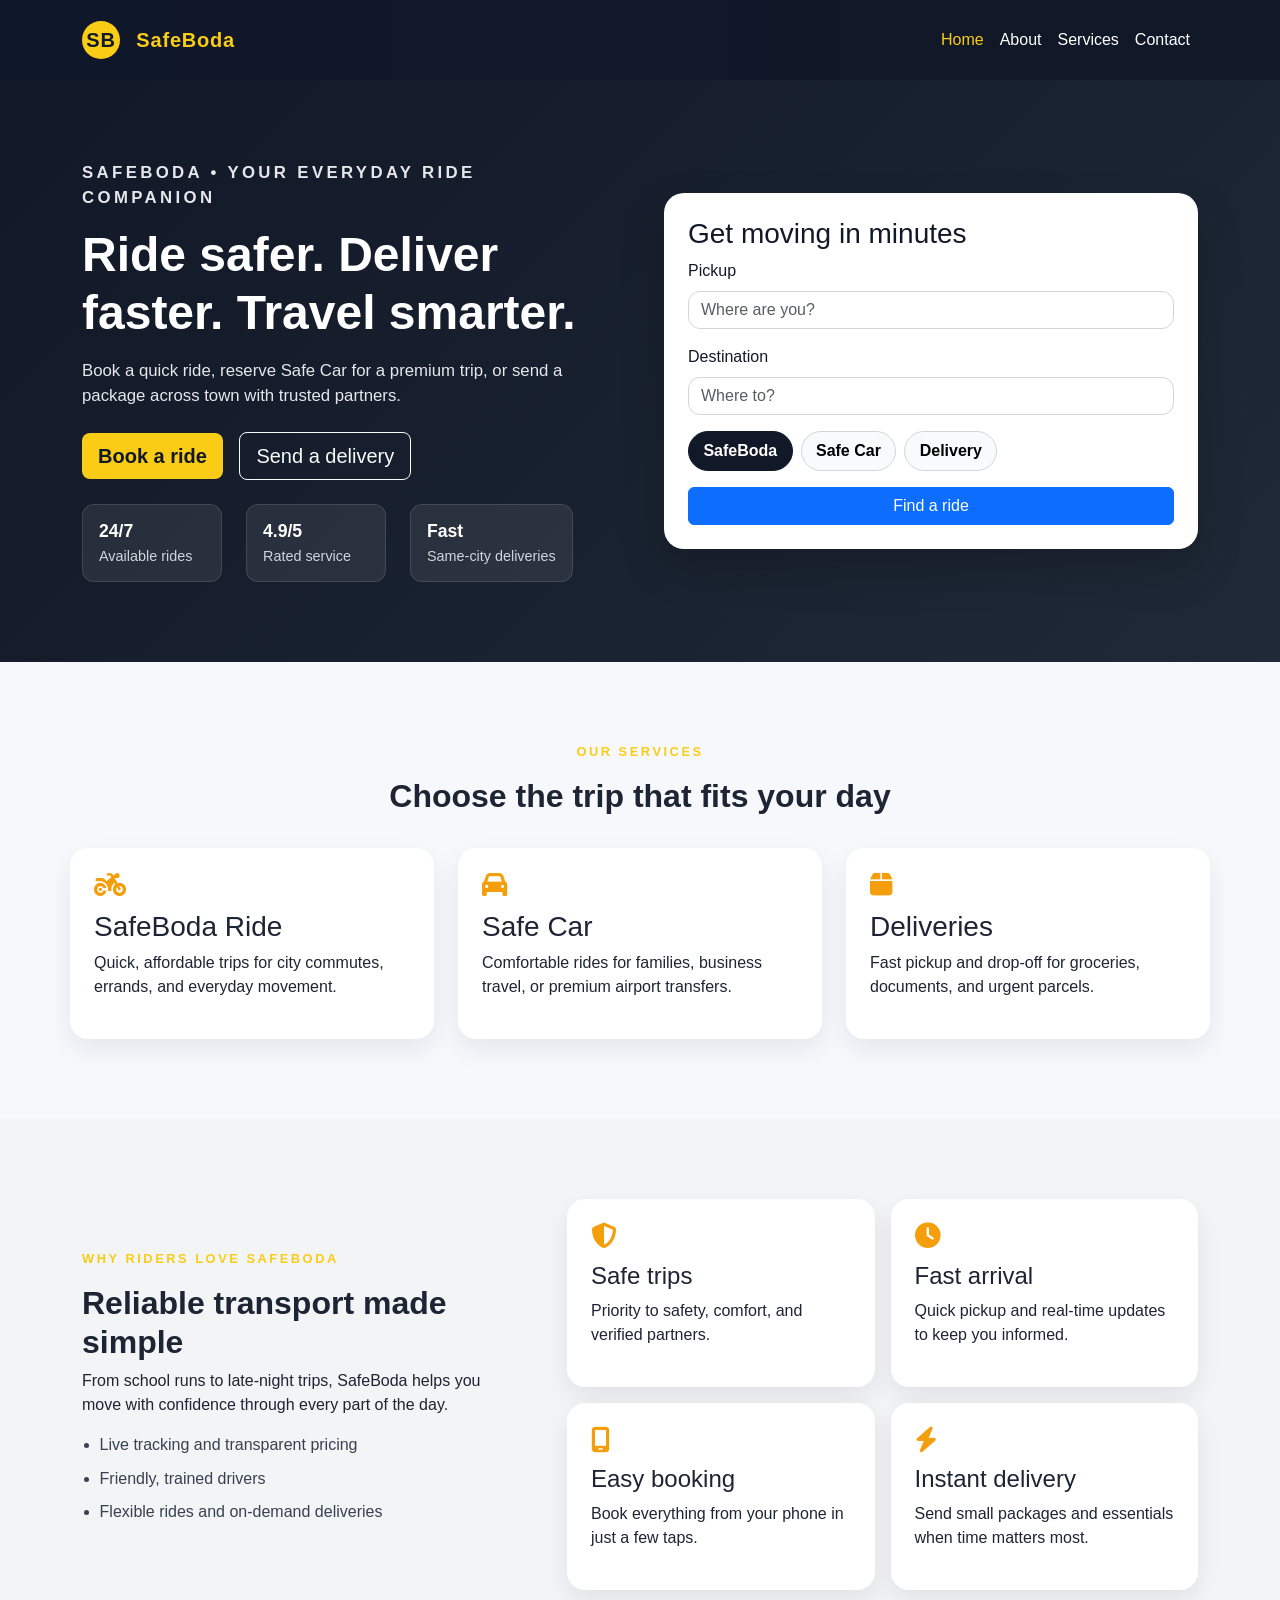
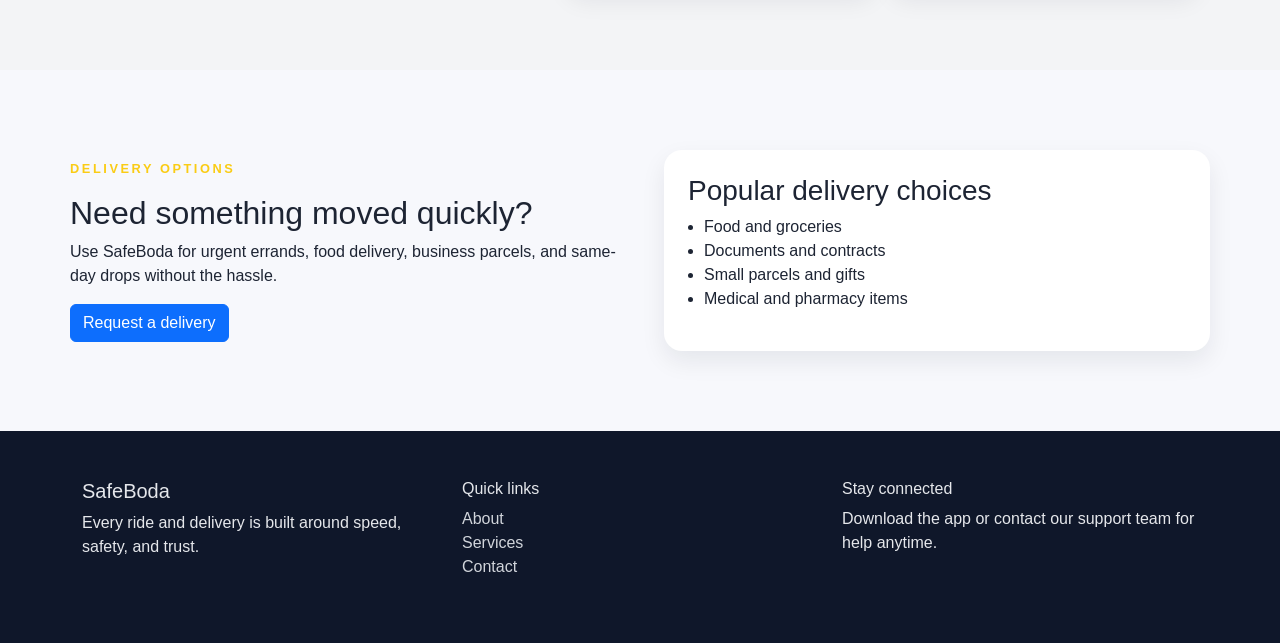
<file: index.html>
<!DOCTYPE html>
<html lang="en">
<head>
  <meta charset="UTF-8">
  <title>SafeBoda | Ride, Deliver, Move with Confidence</title>
  <link rel="icon" type="image/png" href="images/faviconico.png">
  <meta name="viewport" content="width=device-width, initial-scale=1">
  <link href="https://cdn.jsdelivr.net/npm/bootstrap@5.3.2/dist/css/bootstrap.min.css" rel="stylesheet">
  <link rel="stylesheet" href="https://cdnjs.cloudflare.com/ajax/libs/font-awesome/6.5.0/css/all.min.css">
  <link rel="stylesheet" href="css/styles.css">
</head>
<body>

<nav class="navbar navbar-expand-lg navbar-dark sticky-top">
  <div class="container">
    <a class="navbar-brand" href="index.html"><span class="brand-badge">SB</span> SafeBoda</a>
    <button class="navbar-toggler" type="button" data-bs-toggle="collapse" data-bs-target="#navbarNav">
      <span class="navbar-toggler-icon"></span>
    </button>
    <div class="collapse navbar-collapse justify-content-end" id="navbarNav">
      <ul class="navbar-nav">
        <li class="nav-item"><a class="nav-link active" href="index.html">Home</a></li>
        <li class="nav-item"><a class="nav-link" href="about.html">About</a></li>
        <li class="nav-item"><a class="nav-link" href="services.html">Services</a></li>
        <li class="nav-item"><a class="nav-link" href="contactus.html">Contact</a></li>
      </ul>
    </div>
  </div>
</nav>

<header class="hero-section">
  <div class="container">
    <div class="row align-items-center g-5">
      <div class="col-lg-6 hero-copy">
        <p class="eyebrow">SafeBoda • Your everyday ride companion</p>
        <h1>Ride safer. Deliver faster. Travel smarter.</h1>
        <p>Book a quick ride, reserve Safe Car for a premium trip, or send a package across town with trusted partners.</p>
        <div class="hero-actions">
          <a href="#services" class="btn btn-primary btn-lg">Book a ride</a>
          <a href="#deliveries" class="btn btn-outline-light btn-lg">Send a delivery</a>
        </div>
        <div class="hero-stats">
          <div>
            <strong>24/7</strong>
            <span>Available rides</span>
          </div>
          <div>
            <strong>4.9/5</strong>
            <span>Rated service</span>
          </div>
          <div>
            <strong>Fast</strong>
            <span>Same-city deliveries</span>
          </div>
        </div>
      </div>
      <div class="col-lg-6">
        <div class="hero-card">
          <h3>Get moving in minutes</h3>
          <div class="mb-3">
            <label class="form-label">Pickup</label>
            <input type="text" class="form-control" placeholder="Where are you?">
          </div>
          <div class="mb-3">
            <label class="form-label">Destination</label>
            <input type="text" class="form-control" placeholder="Where to?">
          </div>
          <div class="service-options">
            <button class="service-pill active">SafeBoda</button>
            <button class="service-pill">Safe Car</button>
            <button class="service-pill">Delivery</button>
          </div>
          <a href="#services" class="btn btn-primary w-100 mt-3">Find a ride</a>
        </div>
      </div>
    </div>
  </div>
</header>

<section id="services" class="container section-space">
  <div class="section-heading text-center">
    <p class="eyebrow">Our services</p>
    <h2>Choose the trip that fits your day</h2>
  </div>
  <div class="row g-4">
    <div class="col-md-4">
      <div class="service-card">
        <i class="fa-solid fa-motorcycle"></i>
        <h3>SafeBoda Ride</h3>
        <p>Quick, affordable trips for city commutes, errands, and everyday movement.</p>
      </div>
    </div>
    <div class="col-md-4">
      <div class="service-card">
        <i class="fa-solid fa-car"></i>
        <h3>Safe Car</h3>
        <p>Comfortable rides for families, business travel, or premium airport transfers.</p>
      </div>
    </div>
    <div class="col-md-4">
      <div class="service-card">
        <i class="fa-solid fa-box"></i>
        <h3>Deliveries</h3>
        <p>Fast pickup and drop-off for groceries, documents, and urgent parcels.</p>
      </div>
    </div>
  </div>
</section>

<section class="section-space feature-band">
  <div class="container">
    <div class="row align-items-center g-5">
      <div class="col-lg-5">
        <p class="eyebrow">Why riders love SafeBoda</p>
        <h2>Reliable transport made simple</h2>
        <p>From school runs to late-night trips, SafeBoda helps you move with confidence through every part of the day.</p>
        <ul class="feature-list">
          <li>Live tracking and transparent pricing</li>
          <li>Friendly, trained drivers</li>
          <li>Flexible rides and on-demand deliveries</li>
        </ul>
      </div>
      <div class="col-lg-7">
        <div class="feature-grid">
          <div class="feature-item">
            <i class="fa-solid fa-shield-halved"></i>
            <h4>Safe trips</h4>
            <p>Priority to safety, comfort, and verified partners.</p>
          </div>
          <div class="feature-item">
            <i class="fa-solid fa-clock"></i>
            <h4>Fast arrival</h4>
            <p>Quick pickup and real-time updates to keep you informed.</p>
          </div>
          <div class="feature-item">
            <i class="fa-solid fa-mobile-screen"></i>
            <h4>Easy booking</h4>
            <p>Book everything from your phone in just a few taps.</p>
          </div>
          <div class="feature-item">
            <i class="fa-solid fa-bolt"></i>
            <h4>Instant delivery</h4>
            <p>Send small packages and essentials when time matters most.</p>
          </div>
        </div>
      </div>
    </div>
  </div>
</section>

<section id="deliveries" class="container section-space">
  <div class="row align-items-center g-5">
    <div class="col-lg-6">
      <p class="eyebrow">Delivery options</p>
      <h2>Need something moved quickly?</h2>
      <p>Use SafeBoda for urgent errands, food delivery, business parcels, and same-day drops without the hassle.</p>
      <a href="contactus.html" class="btn btn-primary">Request a delivery</a>
    </div>
    <div class="col-lg-6">
      <div class="delivery-card">
        <h3>Popular delivery choices</h3>
        <ul>
          <li>Food and groceries</li>
          <li>Documents and contracts</li>
          <li>Small parcels and gifts</li>
          <li>Medical and pharmacy items</li>
        </ul>
      </div>
    </div>
  </div>
</section>

<footer class="footer-dark">
  <div class="container py-5">
    <div class="row g-4">
      <div class="col-md-4">
        <h5>SafeBoda</h5>
        <p>Every ride and delivery is built around speed, safety, and trust.</p>
      </div>
      <div class="col-md-4">
        <h6>Quick links</h6>
        <ul class="list-unstyled">
          <li><a href="about.html">About</a></li>
          <li><a href="services.html">Services</a></li>
          <li><a href="contactus.html">Contact</a></li>
        </ul>
      </div>
      <div class="col-md-4">
        <h6>Stay connected</h6>
        <p>Download the app or contact our support team for help anytime.</p>
      </div>
    </div>
  </div>
</footer>

<script src="https://cdn.jsdelivr.net/npm/bootstrap@5.3.2/dist/js/bootstrap.bundle.min.js"></script>
</body>
</html>
</file>
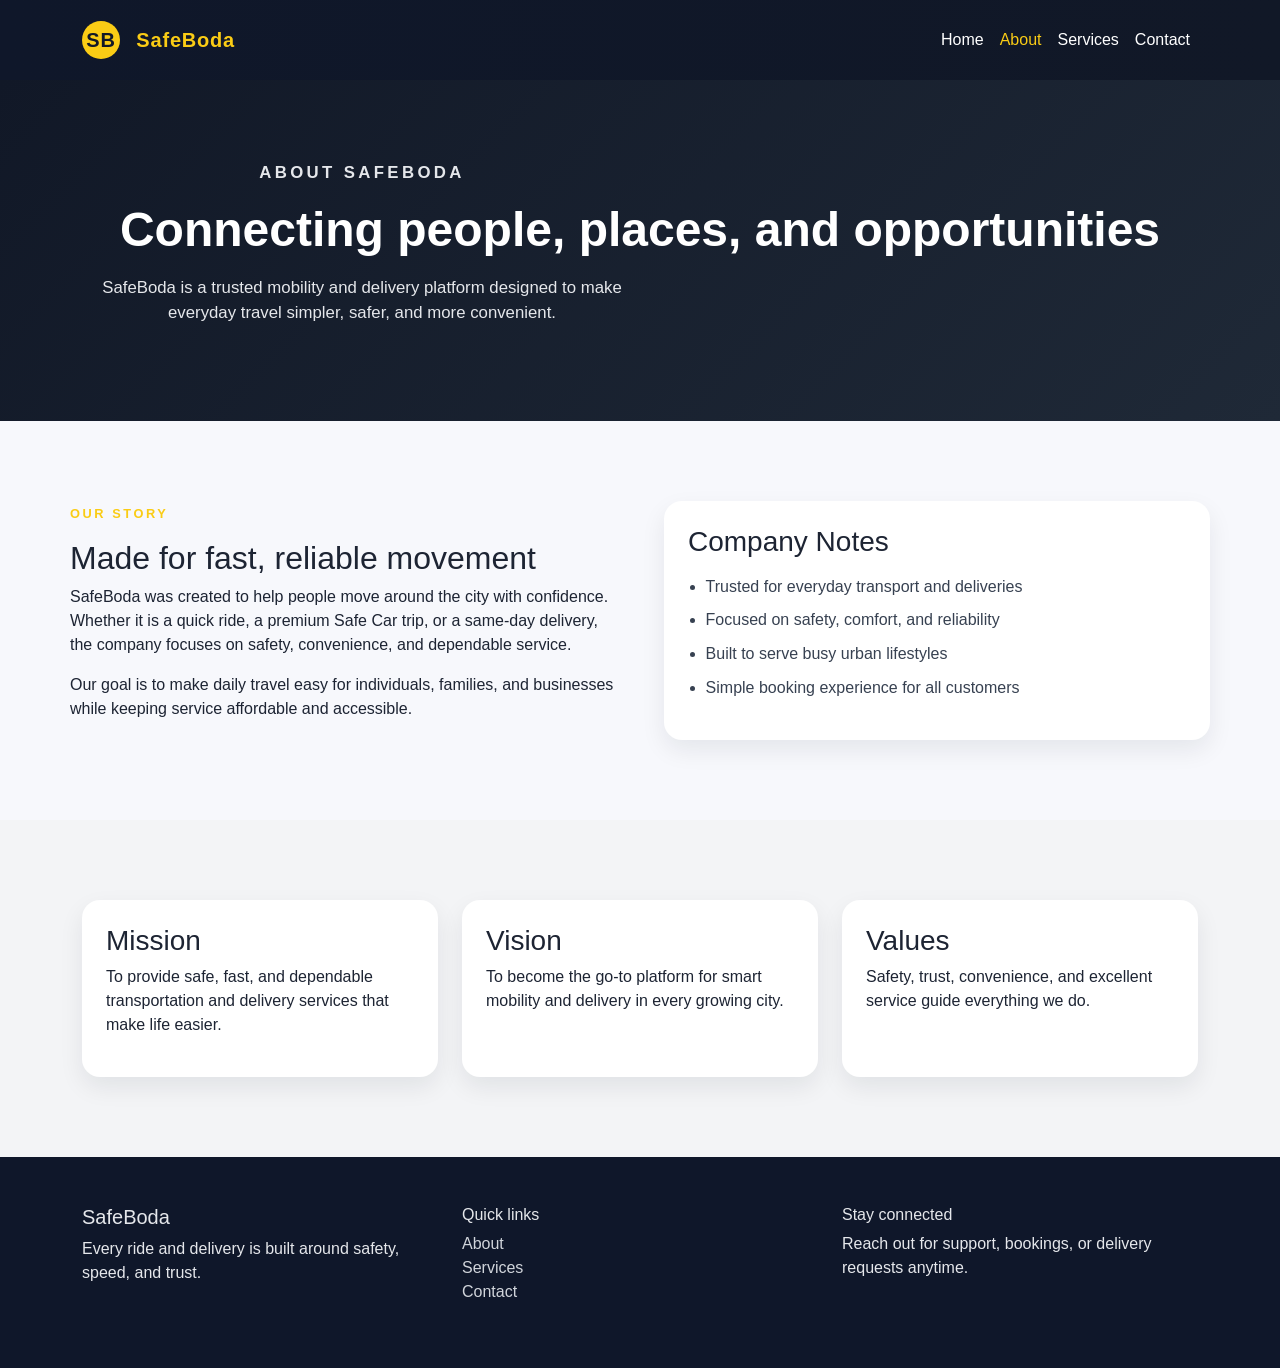
<file: about.html>
<!DOCTYPE html>
<html lang="en">
<head>
  <meta charset="UTF-8">
  <title>SafeBoda | About</title>
  <meta name="viewport" content="width=device-width, initial-scale=1">
  <link href="https://cdn.jsdelivr.net/npm/bootstrap@5.3.2/dist/css/bootstrap.min.css" rel="stylesheet">
  <link rel="stylesheet" href="https://cdnjs.cloudflare.com/ajax/libs/font-awesome/6.5.0/css/all.min.css">
  <link rel="stylesheet" href="css/styles.css">
</head>
<body>

<nav class="navbar navbar-expand-lg navbar-dark sticky-top">
  <div class="container">
    <a class="navbar-brand" href="index.html"><span class="brand-badge">SB</span> SafeBoda</a>
    <button class="navbar-toggler" type="button" data-bs-toggle="collapse" data-bs-target="#navbarNav">
      <span class="navbar-toggler-icon"></span>
    </button>
    <div class="collapse navbar-collapse justify-content-end" id="navbarNav">
      <ul class="navbar-nav">
        <li class="nav-item"><a class="nav-link" href="index.html">Home</a></li>
        <li class="nav-item"><a class="nav-link active" href="about.html">About</a></li>
        <li class="nav-item"><a class="nav-link" href="services.html">Services</a></li>
        <li class="nav-item"><a class="nav-link" href="contactus.html">Contact</a></li>
      </ul>
    </div>
  </div>
</nav>

<header class="hero-section">
  <div class="container">
    <div class="text-center hero-copy">
      <p class="eyebrow">About SafeBoda</p>
      <h1>Connecting people, places, and opportunities</h1>
      <p>SafeBoda is a trusted mobility and delivery platform designed to make everyday travel simpler, safer, and more convenient.</p>
    </div>
  </div>
</header>

<section class="container section-space">
  <div class="row align-items-center g-5">
    <div class="col-lg-6">
      <p class="eyebrow">Our story</p>
      <h2>Made for fast, reliable movement</h2>
      <p>SafeBoda was created to help people move around the city with confidence. Whether it is a quick ride, a premium Safe Car trip, or a same-day delivery, the company focuses on safety, convenience, and dependable service.</p>
      <p>Our goal is to make daily travel easy for individuals, families, and businesses while keeping service affordable and accessible.</p>
    </div>
    <div class="col-lg-6">
      <div class="service-card">
        <h3>Company Notes</h3>
        <ul class="feature-list mt-3">
          <li>Trusted for everyday transport and deliveries</li>
          <li>Focused on safety, comfort, and reliability</li>
          <li>Built to serve busy urban lifestyles</li>
          <li>Simple booking experience for all customers</li>
        </ul>
      </div>
    </div>
  </div>
</section>

<section class="section-space feature-band">
  <div class="container">
    <div class="row g-4">
      <div class="col-md-4">
        <div class="service-card">
          <h3>Mission</h3>
          <p>To provide safe, fast, and dependable transportation and delivery services that make life easier.</p>
        </div>
      </div>
      <div class="col-md-4">
        <div class="service-card">
          <h3>Vision</h3>
          <p>To become the go-to platform for smart mobility and delivery in every growing city.</p>
        </div>
      </div>
      <div class="col-md-4">
        <div class="service-card">
          <h3>Values</h3>
          <p>Safety, trust, convenience, and excellent service guide everything we do.</p>
        </div>
      </div>
    </div>
  </div>
</section>

<footer class="footer-dark">
  <div class="container py-5">
    <div class="row g-4">
      <div class="col-md-4">
        <h5>SafeBoda</h5>
        <p>Every ride and delivery is built around safety, speed, and trust.</p>
      </div>
      <div class="col-md-4">
        <h6>Quick links</h6>
        <ul class="list-unstyled">
          <li><a href="about.html">About</a></li>
          <li><a href="services.html">Services</a></li>
          <li><a href="contactus.html">Contact</a></li>
        </ul>
      </div>
      <div class="col-md-4">
        <h6>Stay connected</h6>
        <p>Reach out for support, bookings, or delivery requests anytime.</p>
      </div>
    </div>
  </div>
</footer>

<script src="https://cdn.jsdelivr.net/npm/bootstrap@5.3.2/dist/js/bootstrap.bundle.min.js"></script>
</body>
</html>
</file>
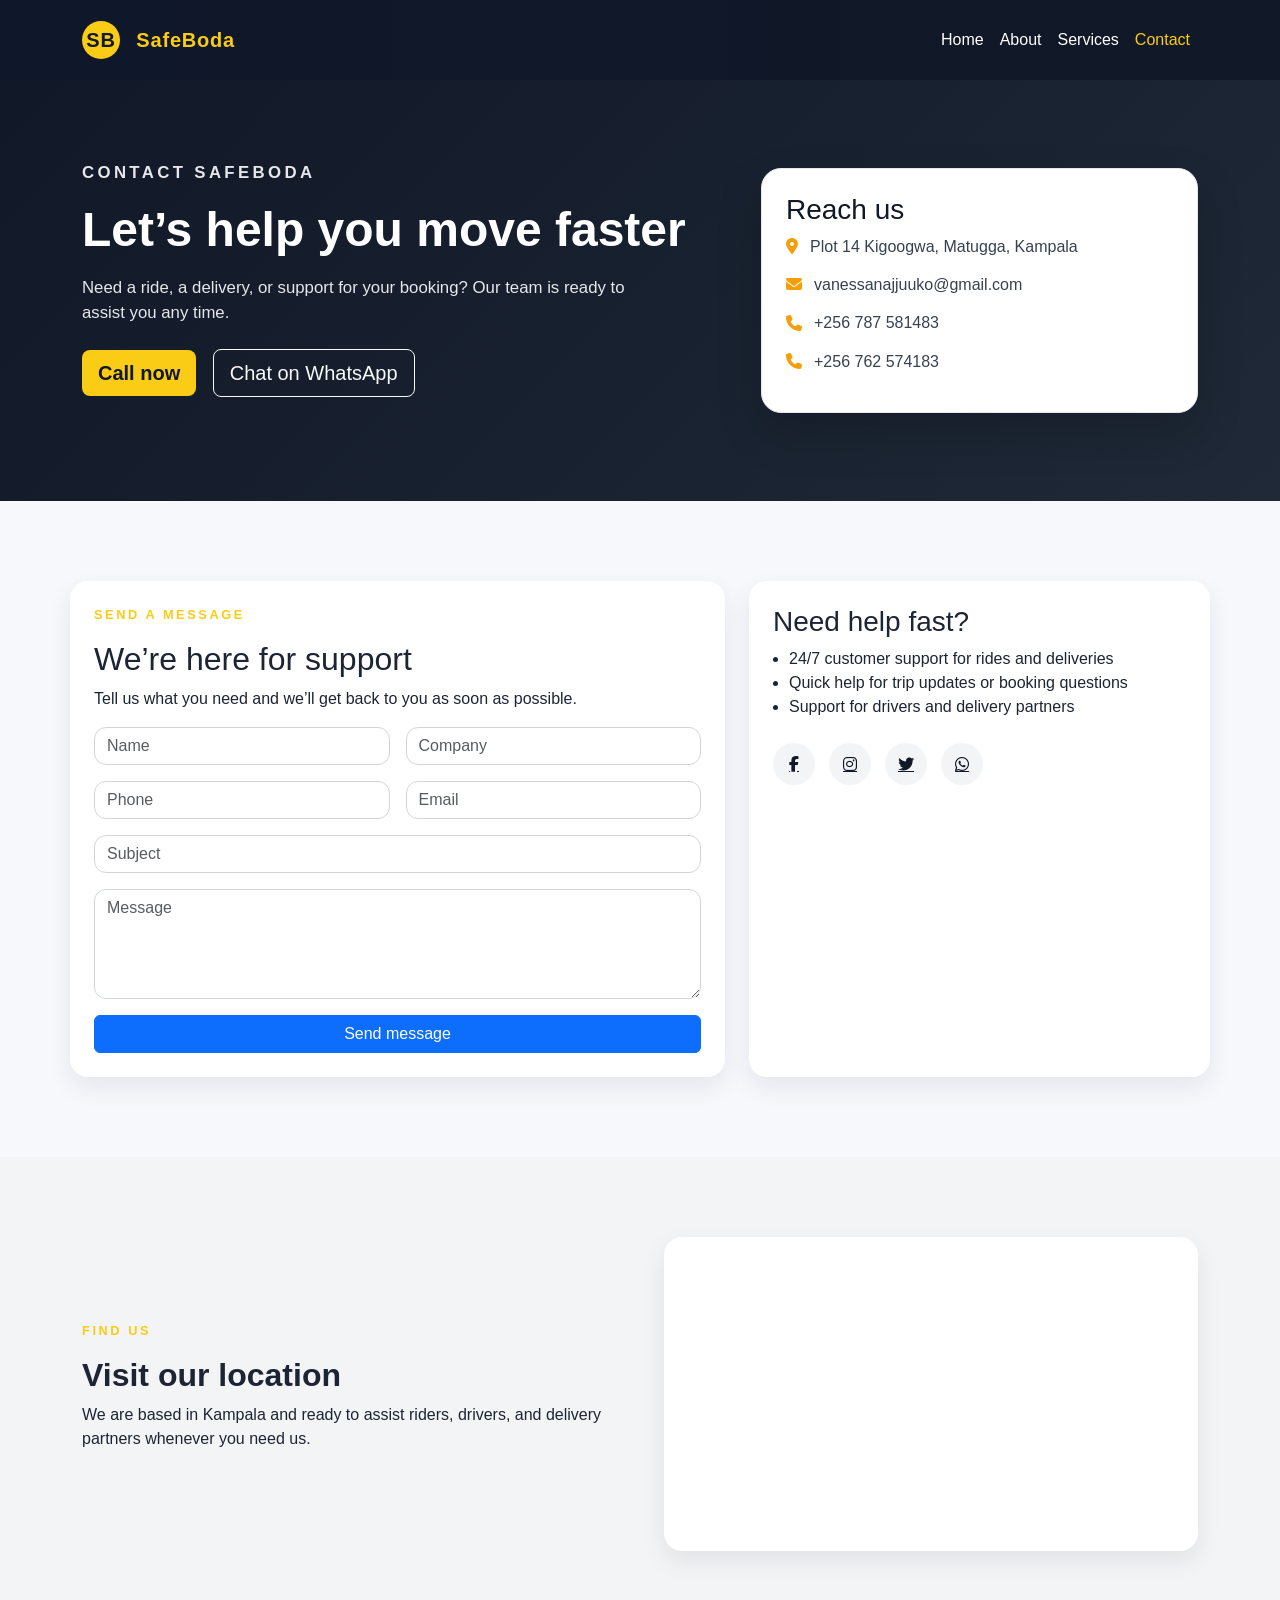
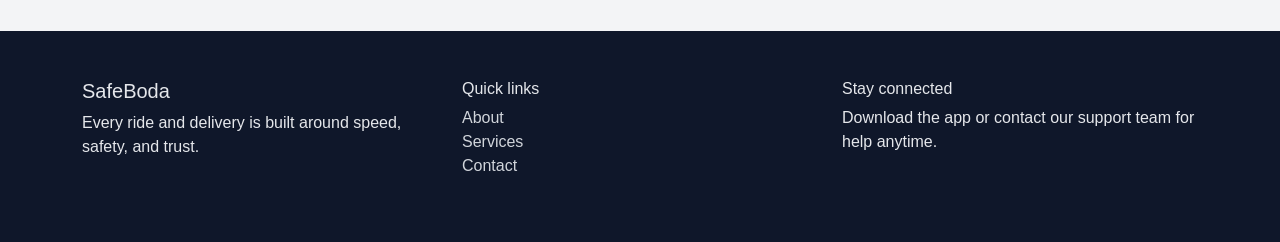
<file: contactus.html>
<!DOCTYPE html>
<html lang="en">
<head>
  <meta charset="UTF-8">
  <title>SafeBoda | Contact Us</title>
  <meta name="viewport" content="width=device-width, initial-scale=1">
  <link href="https://cdn.jsdelivr.net/npm/bootstrap@5.3.2/dist/css/bootstrap.min.css" rel="stylesheet">
  <link rel="stylesheet" href="https://cdnjs.cloudflare.com/ajax/libs/font-awesome/6.5.0/css/all.min.css">
  <link rel="stylesheet" href="css/styles.css">
</head>
<body>

<nav class="navbar navbar-expand-lg navbar-dark sticky-top">
  <div class="container">
    <a class="navbar-brand" href="index.html"><span class="brand-badge">SB</span> SafeBoda</a>
    <button class="navbar-toggler" type="button" data-bs-toggle="collapse" data-bs-target="#navbarNav">
      <span class="navbar-toggler-icon"></span>
    </button>
    <div class="collapse navbar-collapse justify-content-end" id="navbarNav">
      <ul class="navbar-nav">
        <li class="nav-item"><a class="nav-link" href="index.html">Home</a></li>
        <li class="nav-item"><a class="nav-link" href="about.html">About</a></li>
        <li class="nav-item"><a class="nav-link" href="services.html">Services</a></li>
        <li class="nav-item"><a class="nav-link active" href="contactus.html">Contact</a></li>
      </ul>
    </div>
  </div>
</nav>

<header class="hero-section contact-hero">
  <div class="container">
    <div class="row align-items-center g-5">
      <div class="col-lg-7 hero-copy">
        <p class="eyebrow">Contact SafeBoda</p>
        <h1>Let’s help you move faster</h1>
        <p>Need a ride, a delivery, or support for your booking? Our team is ready to assist you any time.</p>
        <div class="hero-actions">
          <a href="tel:+256762574183" class="btn btn-primary btn-lg">Call now</a>
          <a href="https://wa.me/256762574183" target="_blank" class="btn btn-outline-light btn-lg">Chat on WhatsApp</a>
        </div>
      </div>
      <div class="col-lg-5">
        <div class="hero-card contact-card">
          <h3>Reach us</h3>
          <ul class="contact-list">
            <li><i class="fa-solid fa-location-dot"></i><span>Plot 14 Kigoogwa, Matugga, Kampala</span></li>
            <li><i class="fa-solid fa-envelope"></i><span>vanessanajjuuko@gmail.com</span></li>
            <li><i class="fa-solid fa-phone"></i><span>+256 787 581483</span></li>
            <li><i class="fa-solid fa-phone"></i><span>+256 762 574183</span></li>
          </ul>
        </div>
      </div>
    </div>
  </div>
</header>

<section class="container section-space">
  <div class="row g-4">
    <div class="col-lg-7">
      <div class="service-card">
        <p class="eyebrow">Send a message</p>
        <h2>We’re here for support</h2>
        <p>Tell us what you need and we’ll get back to you as soon as possible.</p>
        <form action="mailto:vanessanajjuuko@gmail.com" method="POST" enctype="text/plain">
          <div class="row g-3">
            <div class="col-md-6">
              <input type="text" name="Name" class="form-control" placeholder="Name" required>
            </div>
            <div class="col-md-6">
              <input type="text" name="Company" class="form-control" placeholder="Company">
            </div>
            <div class="col-md-6">
              <input type="tel" name="Phone" class="form-control" placeholder="Phone">
            </div>
            <div class="col-md-6">
              <input type="email" name="Email" class="form-control" placeholder="Email" required>
            </div>
          </div>
          <div class="mt-3">
            <input type="text" name="Subject" class="form-control" placeholder="Subject">
          </div>
          <div class="mt-3">
            <textarea name="Message" rows="4" class="form-control" placeholder="Message"></textarea>
          </div>
          <button type="submit" class="btn btn-primary w-100 mt-3">Send message</button>
        </form>
      </div>
    </div>
    <div class="col-lg-5">
      <div class="delivery-card">
        <h3>Need help fast?</h3>
        <ul>
          <li>24/7 customer support for rides and deliveries</li>
          <li>Quick help for trip updates or booking questions</li>
          <li>Support for drivers and delivery partners</li>
        </ul>
        <div class="social-links mt-4">
          <a href="#"><i class="fa-brands fa-facebook-f"></i></a>
          <a href="#"><i class="fa-brands fa-instagram"></i></a>
          <a href="#"><i class="fa-brands fa-twitter"></i></a>
          <a href="#"><i class="fa-brands fa-whatsapp"></i></a>
        </div>
      </div>
    </div>
  </div>
</section>

<section class="section-space feature-band">
  <div class="container">
    <div class="row align-items-center g-5">
      <div class="col-lg-6">
        <p class="eyebrow">Find us</p>
        <h2>Visit our location</h2>
        <p>We are based in Kampala and ready to assist riders, drivers, and delivery partners whenever you need us.</p>
      </div>
      <div class="col-lg-6">
        <div class="map-card">
          <div class="ratio ratio-16x9">
            <iframe src="https://maps.google.com/maps?q=Kampala&t=&z=13&ie=UTF8&iwloc=&output=embed" frameborder="0" style="border:0;" allowfullscreen="" loading="lazy"></iframe>
          </div>
        </div>
      </div>
    </div>
  </div>
</section>

<footer class="footer-dark">
  <div class="container py-5">
    <div class="row g-4">
      <div class="col-md-4">
        <h5>SafeBoda</h5>
        <p>Every ride and delivery is built around speed, safety, and trust.</p>
      </div>
      <div class="col-md-4">
        <h6>Quick links</h6>
        <ul class="list-unstyled">
          <li><a href="about.html">About</a></li>
          <li><a href="services.html">Services</a></li>
          <li><a href="contactus.html">Contact</a></li>
        </ul>
      </div>
      <div class="col-md-4">
        <h6>Stay connected</h6>
        <p>Download the app or contact our support team for help anytime.</p>
      </div>
    </div>
  </div>
</footer>

<script src="https://cdn.jsdelivr.net/npm/bootstrap@5.3.2/dist/js/bootstrap.bundle.min.js"></script>
</body>
</html>
</file>
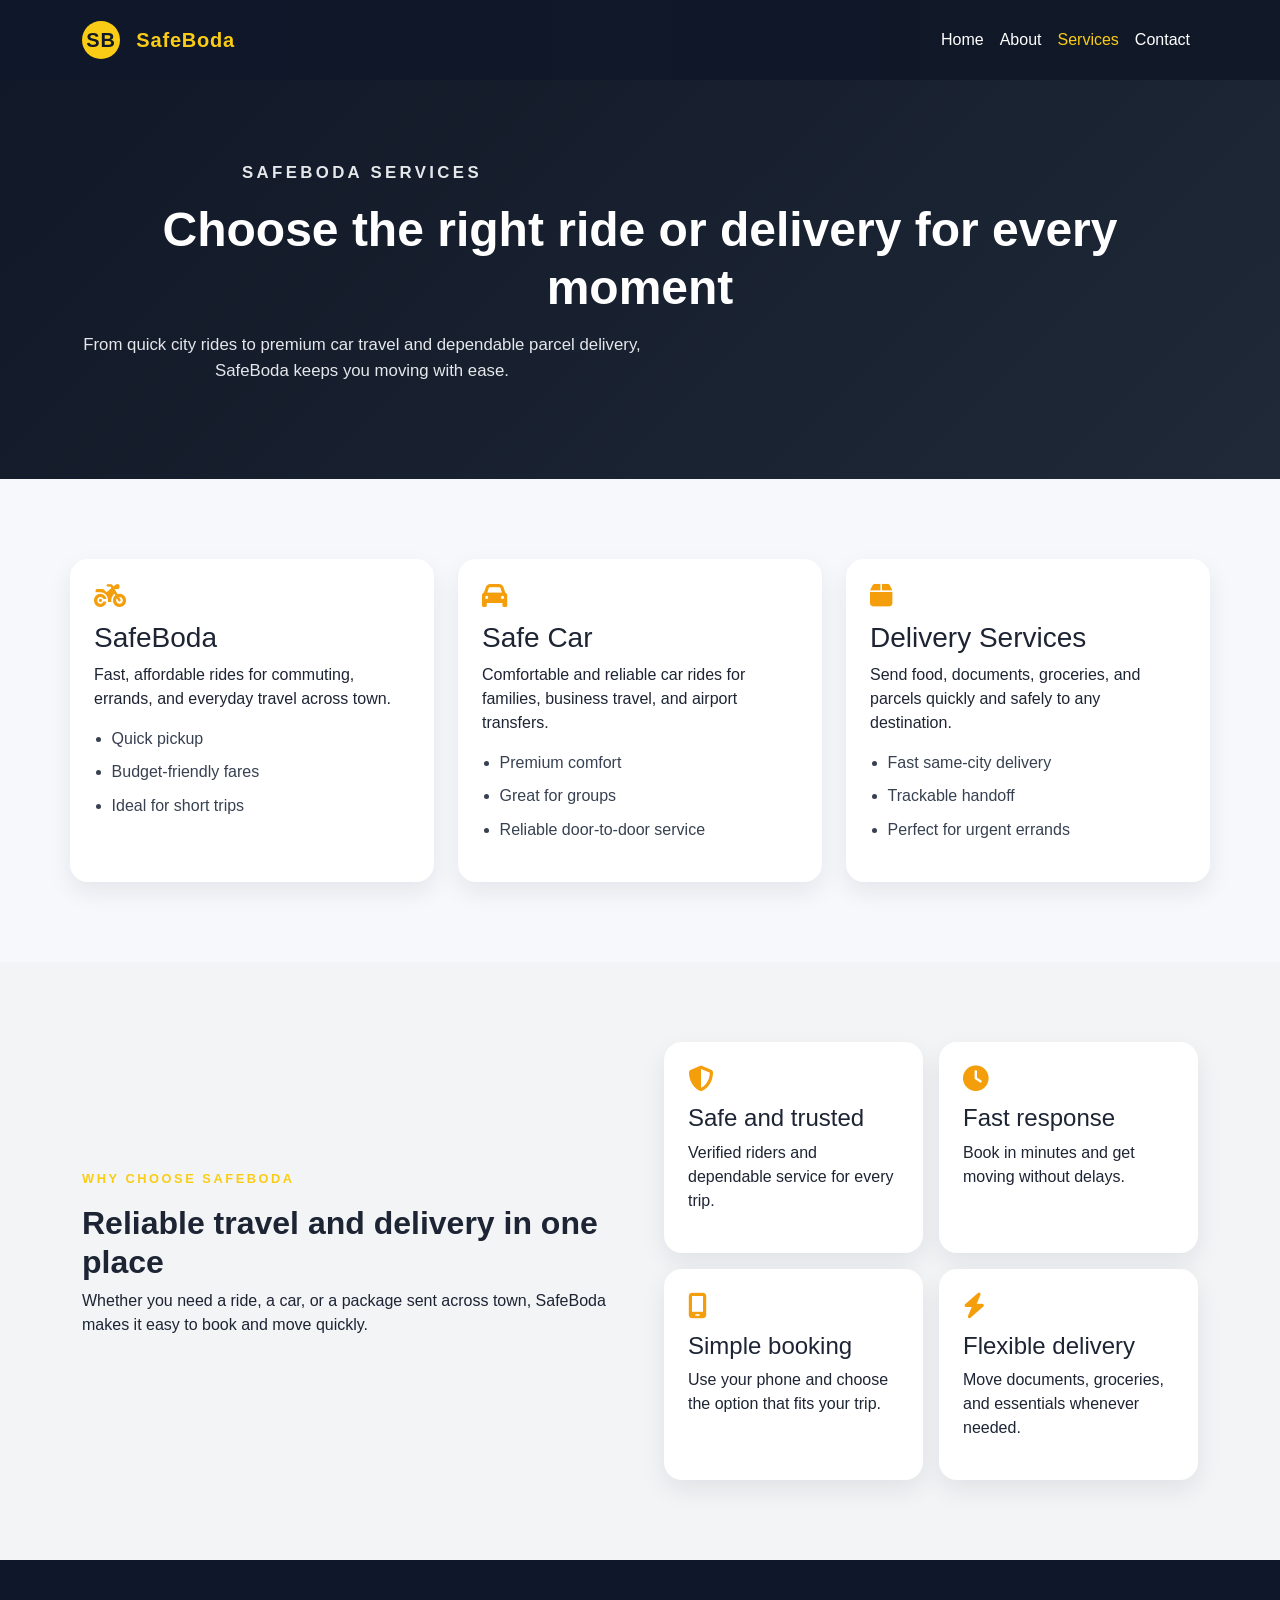
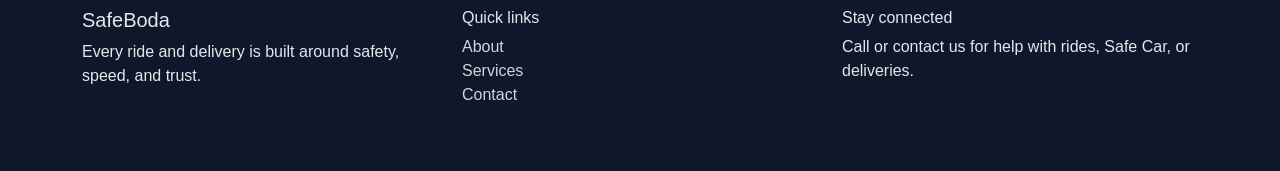
<file: services.html>
<!DOCTYPE html>
<html lang="en">
<head>
  <meta charset="UTF-8">
  <title>SafeBoda | Services</title>
  <meta name="viewport" content="width=device-width, initial-scale=1">
  <link href="https://cdn.jsdelivr.net/npm/bootstrap@5.3.2/dist/css/bootstrap.min.css" rel="stylesheet">
  <link rel="stylesheet" href="https://cdnjs.cloudflare.com/ajax/libs/font-awesome/6.5.0/css/all.min.css">
  <link rel="stylesheet" href="css/styles.css">
</head>
<body>

<nav class="navbar navbar-expand-lg navbar-dark sticky-top">
  <div class="container">
    <a class="navbar-brand" href="index.html"><span class="brand-badge">SB</span> SafeBoda</a>
    <button class="navbar-toggler" type="button" data-bs-toggle="collapse" data-bs-target="#navbarNav">
      <span class="navbar-toggler-icon"></span>
    </button>
    <div class="collapse navbar-collapse justify-content-end" id="navbarNav">
      <ul class="navbar-nav">
        <li class="nav-item"><a class="nav-link" href="index.html">Home</a></li>
        <li class="nav-item"><a class="nav-link" href="about.html">About</a></li>
        <li class="nav-item"><a class="nav-link active" href="services.html">Services</a></li>
        <li class="nav-item"><a class="nav-link" href="contactus.html">Contact</a></li>
      </ul>
    </div>
  </div>
</nav>

<header class="hero-section">
  <div class="container">
    <div class="text-center hero-copy">
      <p class="eyebrow">SafeBoda Services</p>
      <h1>Choose the right ride or delivery for every moment</h1>
      <p>From quick city rides to premium car travel and dependable parcel delivery, SafeBoda keeps you moving with ease.</p>
    </div>
  </div>
</header>

<section class="container section-space">
  <div class="row g-4">
    <div class="col-md-4">
      <div class="service-card">
        <i class="fa-solid fa-motorcycle"></i>
        <h3>SafeBoda</h3>
        <p>Fast, affordable rides for commuting, errands, and everyday travel across town.</p>
        <ul class="feature-list mt-3">
          <li>Quick pickup</li>
          <li>Budget-friendly fares</li>
          <li>Ideal for short trips</li>
        </ul>
      </div>
    </div>
    <div class="col-md-4">
      <div class="service-card">
        <i class="fa-solid fa-car"></i>
        <h3>Safe Car</h3>
        <p>Comfortable and reliable car rides for families, business travel, and airport transfers.</p>
        <ul class="feature-list mt-3">
          <li>Premium comfort</li>
          <li>Great for groups</li>
          <li>Reliable door-to-door service</li>
        </ul>
      </div>
    </div>
    <div class="col-md-4">
      <div class="service-card">
        <i class="fa-solid fa-box"></i>
        <h3>Delivery Services</h3>
        <p>Send food, documents, groceries, and parcels quickly and safely to any destination.</p>
        <ul class="feature-list mt-3">
          <li>Fast same-city delivery</li>
          <li>Trackable handoff</li>
          <li>Perfect for urgent errands</li>
        </ul>
      </div>
    </div>
  </div>
</section>

<section class="section-space feature-band">
  <div class="container">
    <div class="row align-items-center g-5">
      <div class="col-lg-6">
        <p class="eyebrow">Why choose SafeBoda</p>
        <h2>Reliable travel and delivery in one place</h2>
        <p>Whether you need a ride, a car, or a package sent across town, SafeBoda makes it easy to book and move quickly.</p>
      </div>
      <div class="col-lg-6">
        <div class="feature-grid">
          <div class="feature-item">
            <i class="fa-solid fa-shield-halved"></i>
            <h4>Safe and trusted</h4>
            <p>Verified riders and dependable service for every trip.</p>
          </div>
          <div class="feature-item">
            <i class="fa-solid fa-clock"></i>
            <h4>Fast response</h4>
            <p>Book in minutes and get moving without delays.</p>
          </div>
          <div class="feature-item">
            <i class="fa-solid fa-mobile-screen"></i>
            <h4>Simple booking</h4>
            <p>Use your phone and choose the option that fits your trip.</p>
          </div>
          <div class="feature-item">
            <i class="fa-solid fa-bolt"></i>
            <h4>Flexible delivery</h4>
            <p>Move documents, groceries, and essentials whenever needed.</p>
          </div>
        </div>
      </div>
    </div>
  </div>
</section>

<footer class="footer-dark">
  <div class="container py-5">
    <div class="row g-4">
      <div class="col-md-4">
        <h5>SafeBoda</h5>
        <p>Every ride and delivery is built around safety, speed, and trust.</p>
      </div>
      <div class="col-md-4">
        <h6>Quick links</h6>
        <ul class="list-unstyled">
          <li><a href="about.html">About</a></li>
          <li><a href="services.html">Services</a></li>
          <li><a href="contactus.html">Contact</a></li>
        </ul>
      </div>
      <div class="col-md-4">
        <h6>Stay connected</h6>
        <p>Call or contact us for help with rides, Safe Car, or deliveries.</p>
      </div>
    </div>
  </div>
</footer>

<script src="https://cdn.jsdelivr.net/npm/bootstrap@5.3.2/dist/js/bootstrap.bundle.min.js"></script>
</body>
</html>
</file>
<file: css/styles.css>
body {
  font-family: 'Segoe UI', Tahoma, Geneva, Verdana, sans-serif;
  background-color: #f7f8fc;
  color: #1d2433;
}

.navbar {
  background: linear-gradient(90deg, #0f172a, #111827);
  padding: 1rem 0;
}

.navbar-brand {
  color: #facc15 !important;
  font-weight: 700;
  letter-spacing: 0.04em;
}

.brand-badge {
  display: inline-flex;
  align-items: center;
  justify-content: center;
  width: 38px;
  height: 38px;
  margin-right: 10px;
  border-radius: 50%;
  background: #facc15;
  color: #111827;
  font-weight: 800;
}

.navbar-nav .nav-link {
  color: #fff !important;
  transition: color 0.3s ease;
}

.navbar-nav .nav-link:hover,
.navbar-nav .nav-link.active {
  color: #facc15 !important;
}

.hero-section {
  padding: 5rem 0;
  background: linear-gradient(135deg, #111827 0%, #1f2937 100%);
  color: #fff;
}

.hero-copy h1 {
  font-size: 3rem;
  font-weight: 800;
  margin-bottom: 1rem;
}

.hero-copy p {
  font-size: 1.05rem;
  color: #e5e7eb;
  max-width: 560px;
}

.eyebrow {
  color: #facc15;
  text-transform: uppercase;
  letter-spacing: 0.2em;
  font-weight: 700;
  font-size: 0.8rem;
}

.hero-actions {
  margin: 1.5rem 0;
}

.hero-actions .btn-primary {
  background: #facc15;
  border: none;
  color: #111827;
  font-weight: 700;
}

.hero-actions .btn-primary:hover {
  background: #eab308;
}

.hero-actions .btn-outline-light {
  margin-left: 0.75rem;
}

.hero-stats {
  display: flex;
  gap: 1.5rem;
  flex-wrap: wrap;
  margin-top: 1.5rem;
}

.hero-stats div {
  background: rgba(255,255,255,0.08);
  border: 1px solid rgba(255,255,255,0.12);
  padding: 0.8rem 1rem;
  border-radius: 12px;
  min-width: 140px;
}

.hero-stats strong {
  display: block;
  font-size: 1.1rem;
}

.hero-stats span {
  color: #d1d5db;
  font-size: 0.9rem;
}

.hero-card {
  background: #fff;
  color: #111827;
  border-radius: 20px;
  padding: 1.5rem;
  box-shadow: 0 20px 45px rgba(0,0,0,0.18);
}

.service-options {
  display: flex;
  gap: 0.5rem;
  flex-wrap: wrap;
}

.service-pill {
  border: 1px solid #d1d5db;
  background: #f9fafb;
  border-radius: 999px;
  padding: 0.45rem 0.9rem;
  font-weight: 600;
}

.service-pill.active {
  background: #111827;
  color: #fff;
  border-color: #111827;
}

.section-space {
  padding: 5rem 0;
}

.section-heading {
  margin-bottom: 2rem;
}

.section-heading h2,
.feature-band h2,
.delivery-card h2 {
  font-weight: 700;
}

.service-card,
.feature-item,
.delivery-card {
  background: #fff;
  border-radius: 18px;
  padding: 1.5rem;
  box-shadow: 0 10px 25px rgba(15, 23, 42, 0.08);
  height: 100%;
}

.service-card i,
.feature-item i {
  font-size: 1.6rem;
  color: #f59e0b;
  margin-bottom: 0.8rem;
}

.feature-band {
  background: #f3f4f6;
}

.feature-list {
  padding-left: 1.1rem;
  color: #374151;
}

.feature-list li {
  margin-bottom: 0.6rem;
}

.feature-grid {
  display: grid;
  grid-template-columns: repeat(2, minmax(0, 1fr));
  gap: 1rem;
}

.delivery-card ul {
  padding-left: 1rem;
}

.footer-dark {
  background: #0f172a;
  color: #e5e7eb;
}

.footer-dark a {
  color: #d1d5db;
  text-decoration: none;
}

.footer-dark a:hover {
  color: #facc15;
}

@media (max-width: 768px) {
  .hero-copy h1 {
    font-size: 2.3rem;
  }

  .feature-grid {
    grid-template-columns: 1fr;
  }

  .hero-actions .btn-outline-light {
    margin-left: 0;
    margin-top: 0.75rem;
  }
}

.contact-hero {
  background: linear-gradient(135deg, #111827 0%, #1f2937 100%);
}

.contact-card {
  border: 1px solid #e5e7eb;
}

.contact-list {
  list-style: none;
  padding: 0;
  margin: 0;
}

.contact-list li {
  display: flex;
  gap: 0.75rem;
  align-items: flex-start;
  margin-bottom: 0.9rem;
  color: #374151;
}

.contact-list i {
  color: #f59e0b;
  margin-top: 0.2rem;
}

.map-card {
  background: #fff;
  border-radius: 18px;
  padding: 1rem;
  box-shadow: 0 10px 25px rgba(15, 23, 42, 0.08);
}

.form-control {
  border-radius: 12px;
  border: 1px solid #d1d5db;
}

.form-control:focus {
  border-color: #f59e0b;
  box-shadow: 0 0 0 0.2rem rgba(245, 158, 11, 0.15);
}

.social-links a {
  display: inline-flex;
  align-items: center;
  justify-content: center;
  width: 42px;
  height: 42px;
  margin-right: 0.6rem;
  border-radius: 50%;
  background: #f3f4f6;
  color: #111827;
  transition: all 0.3s ease;
}

.social-links a:hover {
  background: #facc15;
  color: #111827;
}
</file>
